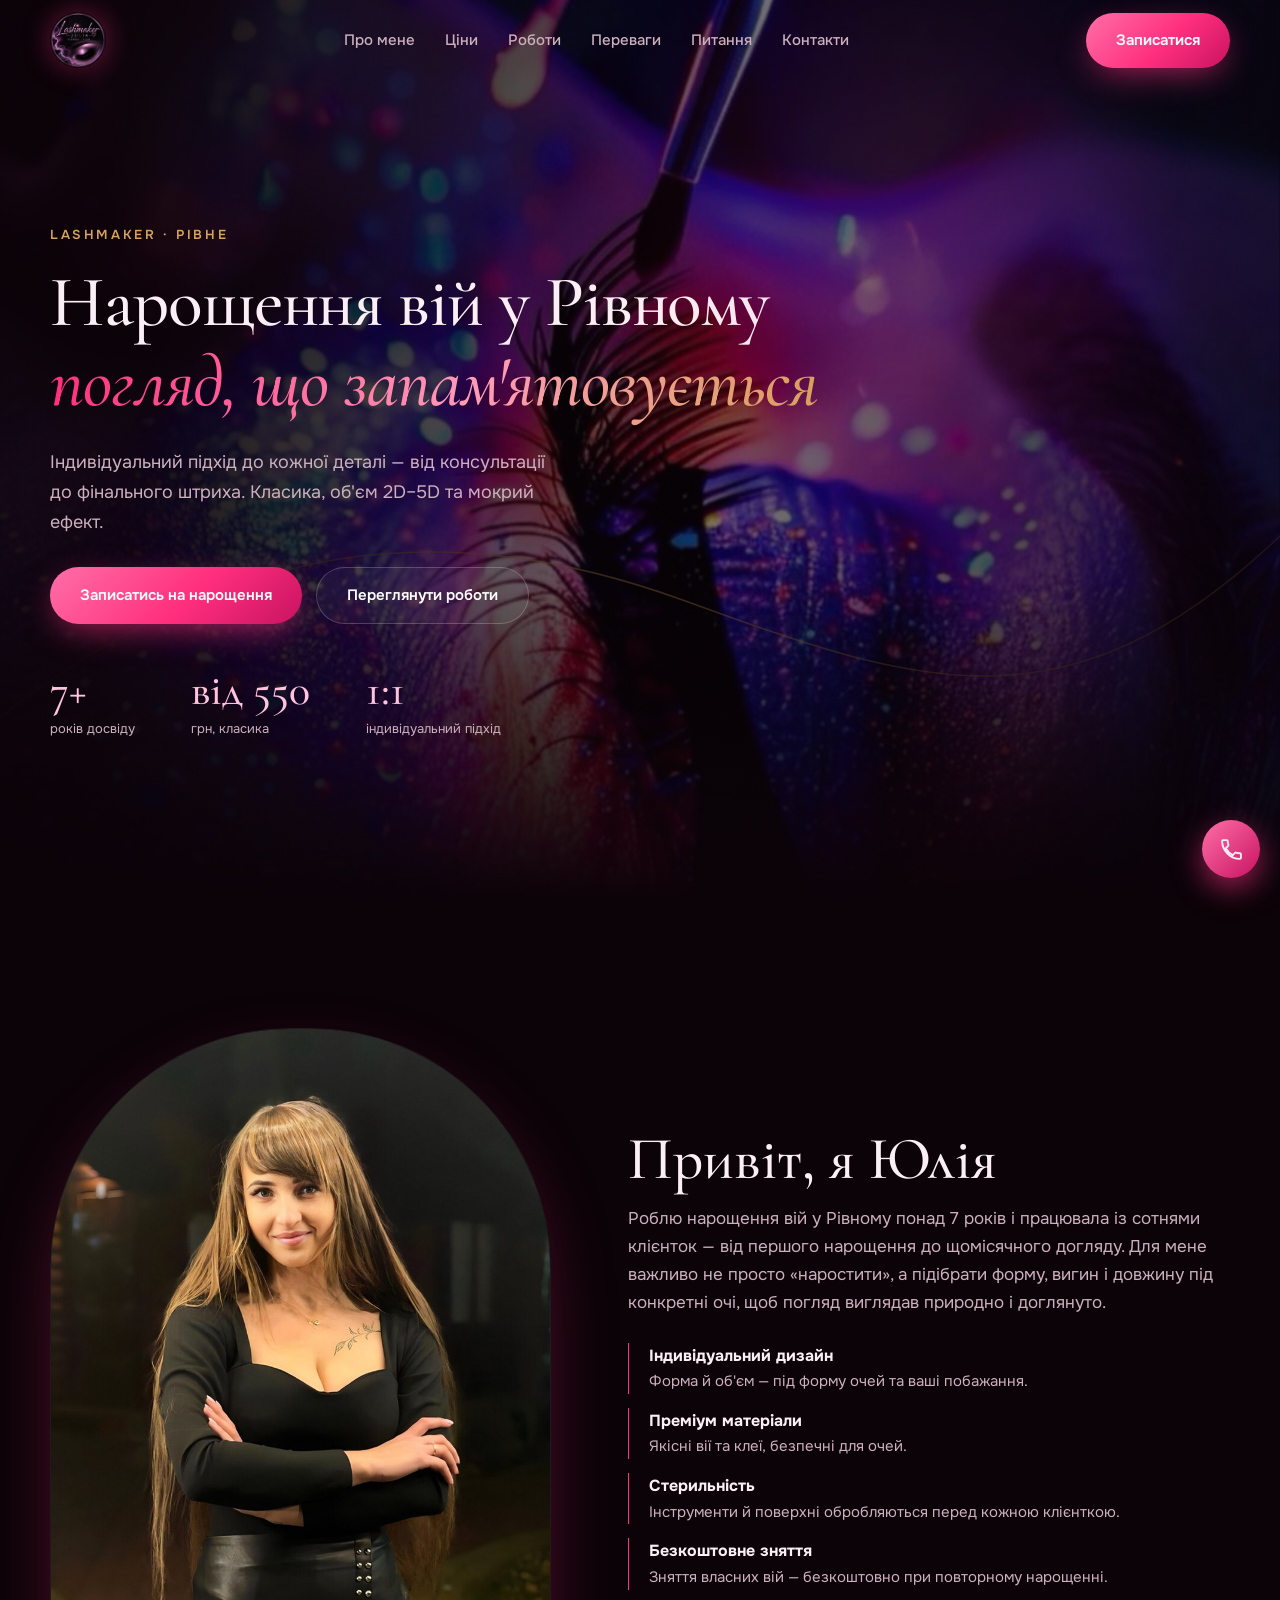
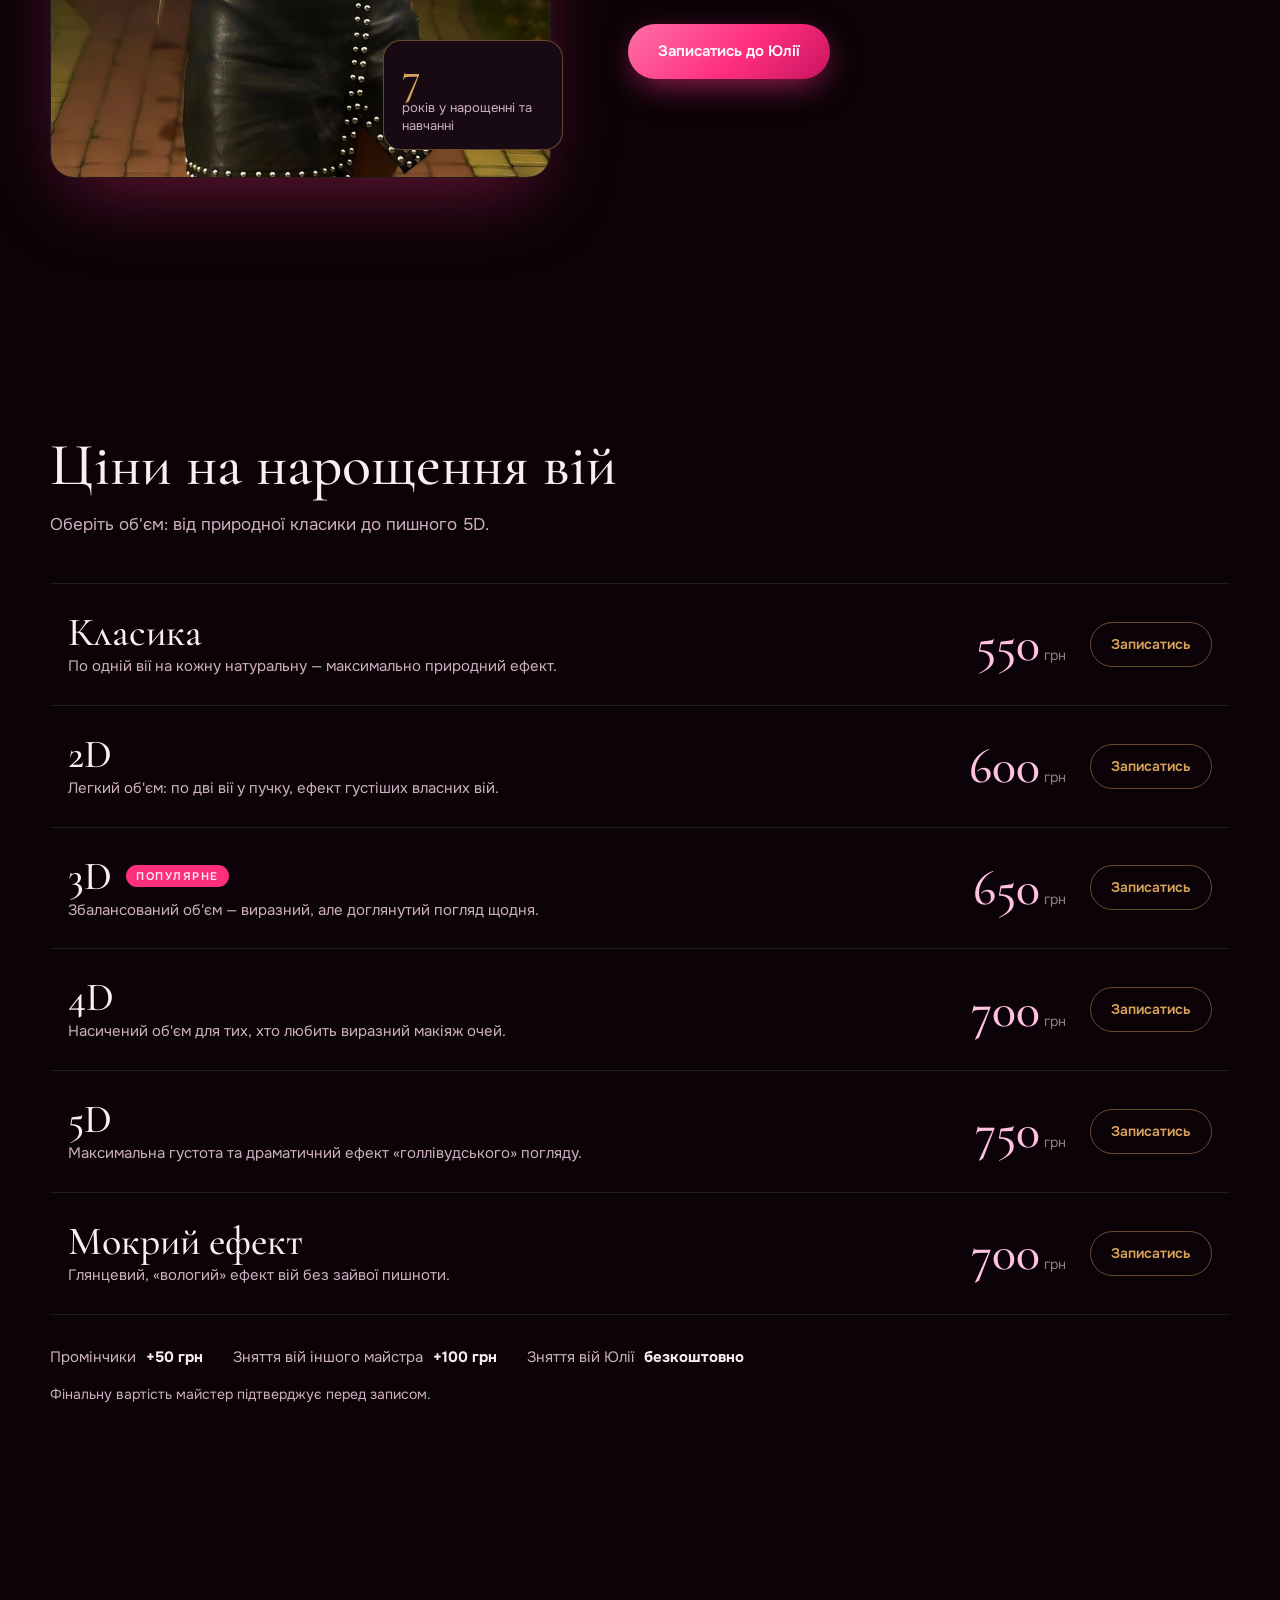
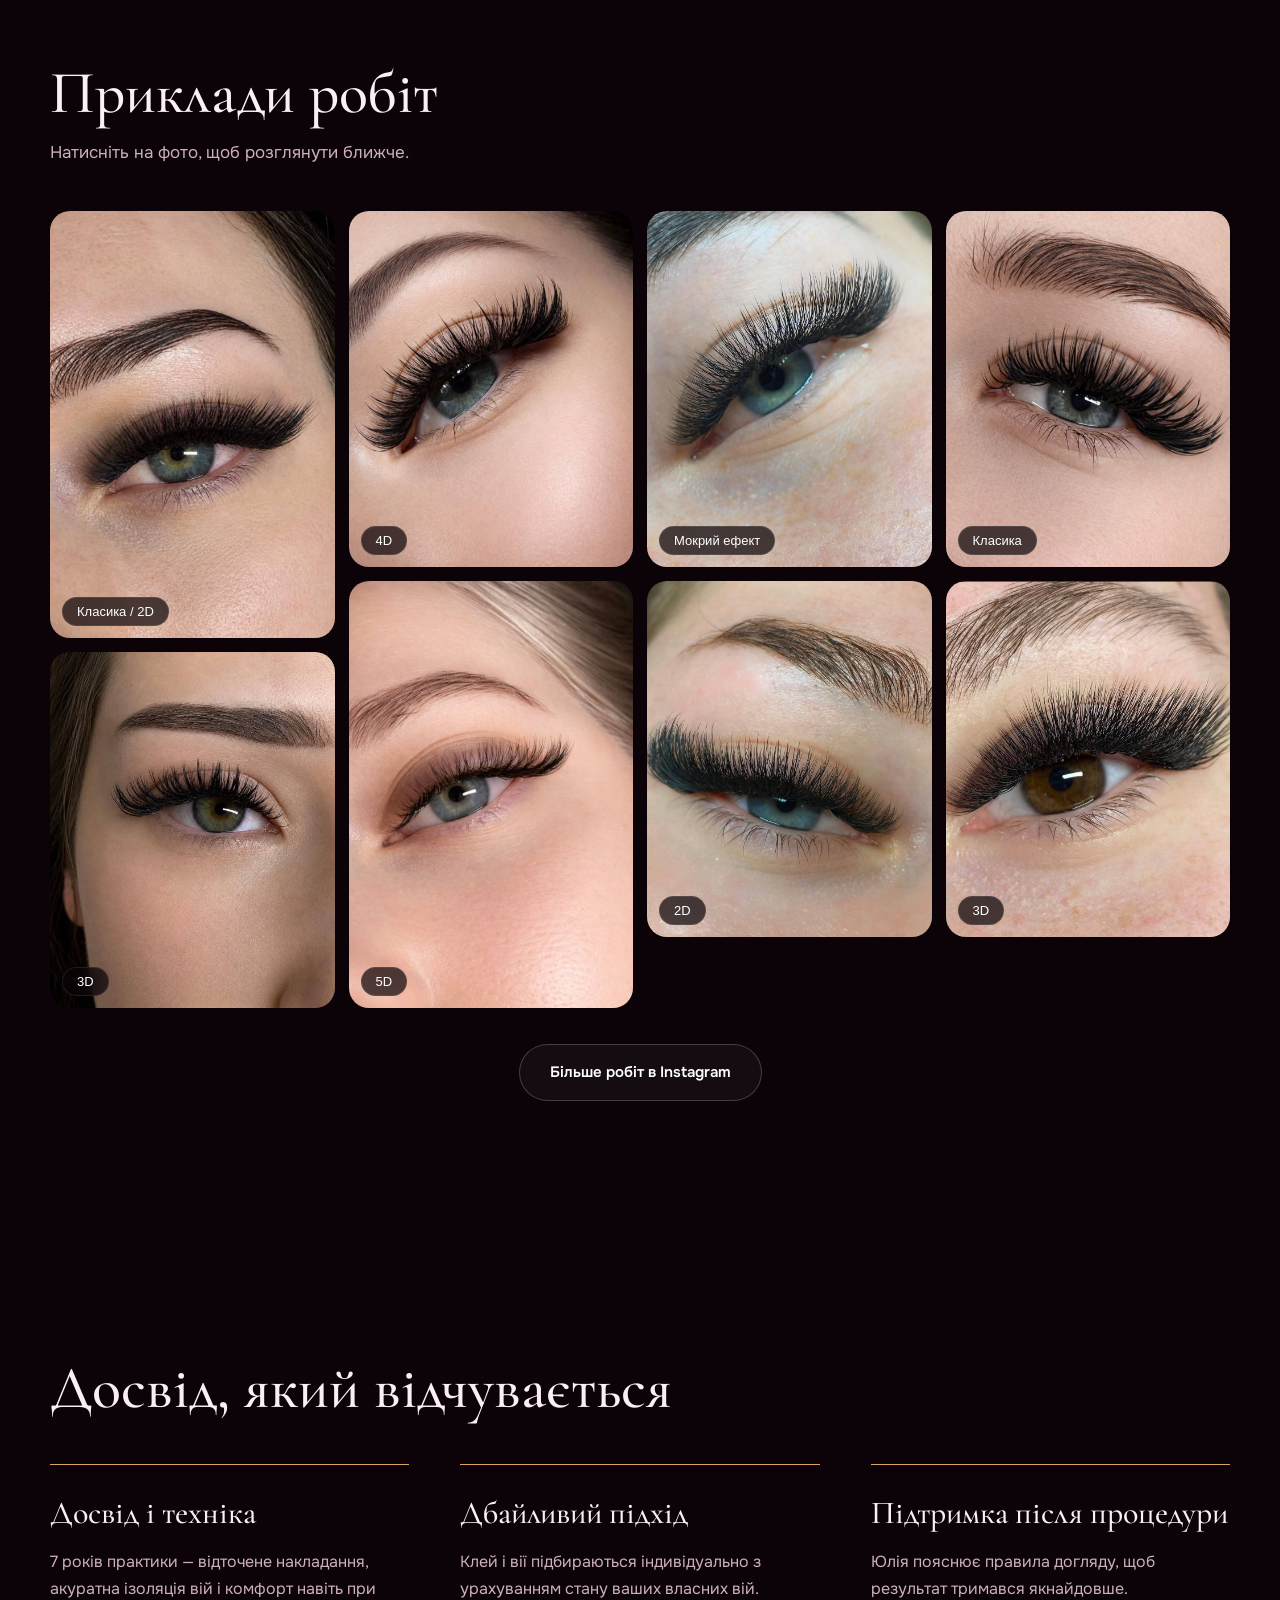
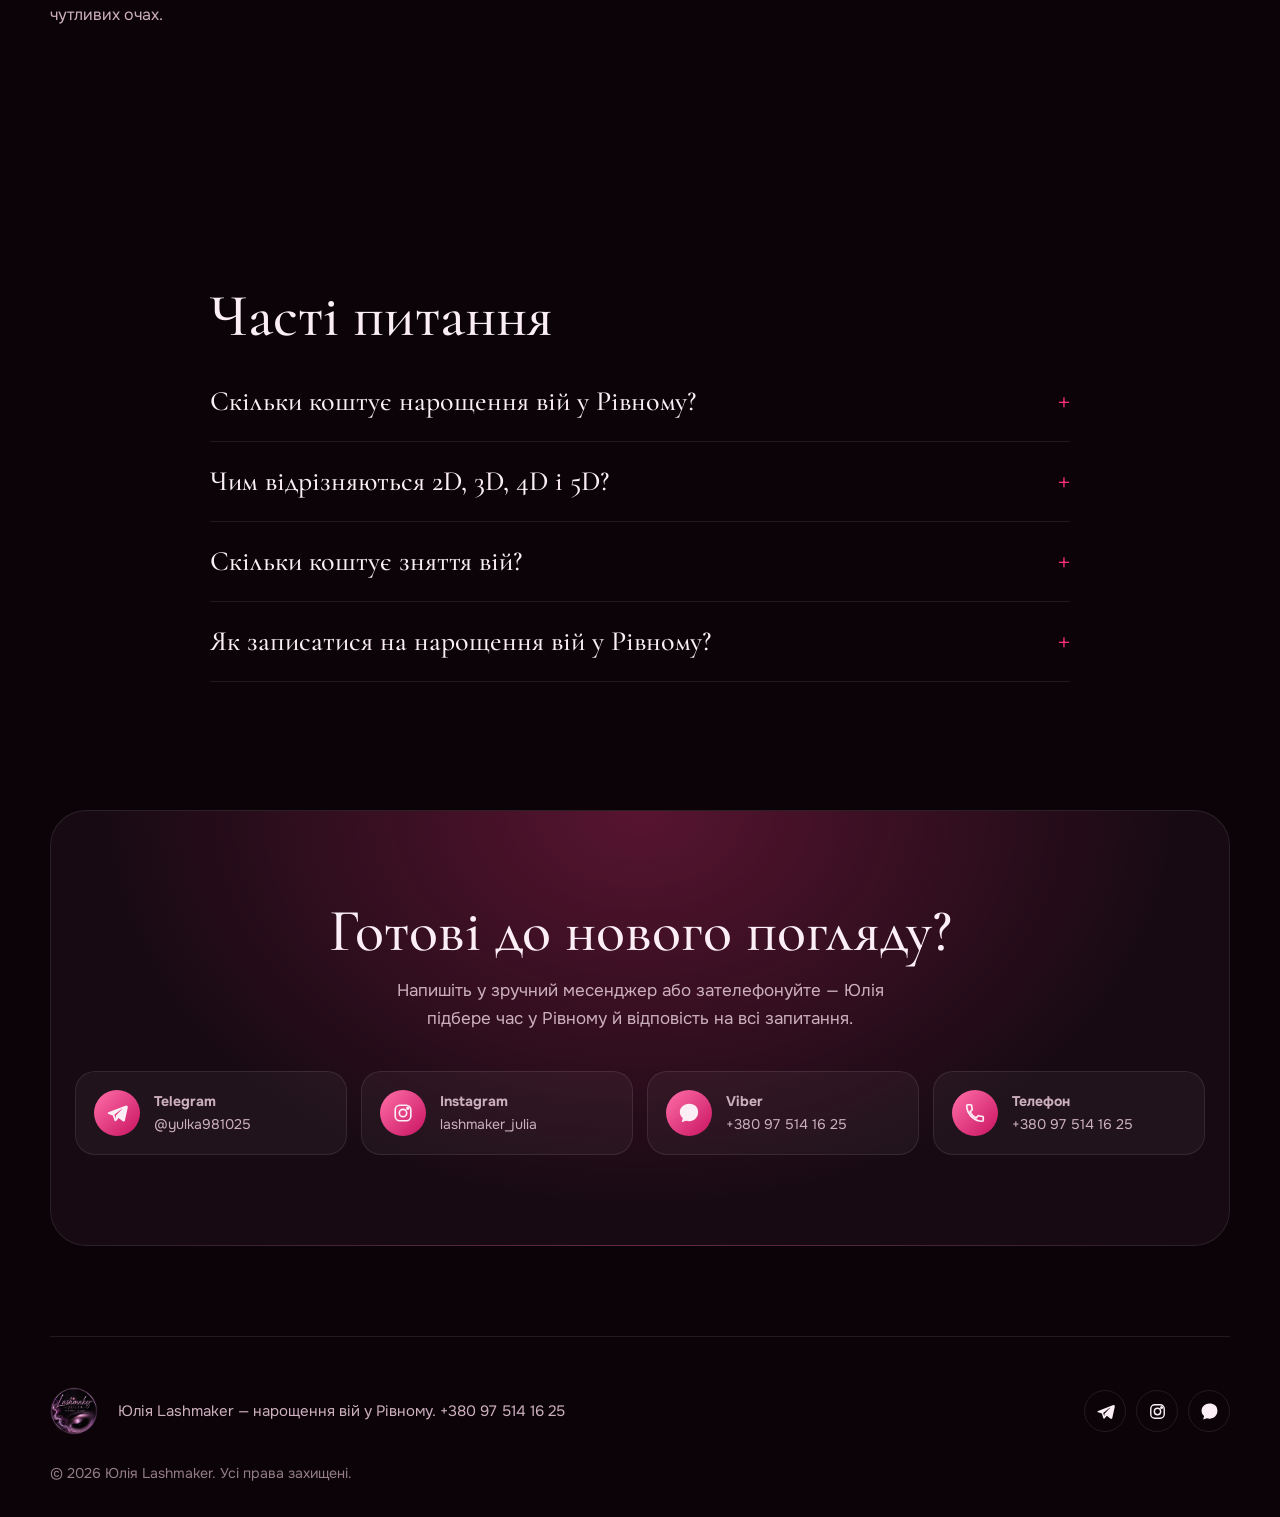
<file: index.html>
<!DOCTYPE html>
<html lang="uk">
<head>
<meta charset="UTF-8">
<meta name="viewport" content="width=device-width,initial-scale=1">
<title>Нарощення вій у Рівному — Юлія Lashmaker | від 550 грн</title>
<meta name="description" content="Нарощення вій у Рівному від Юлії: класика, 2D, 3D, 4D, 5D, мокрий ефект. Досвід 7+ років, індивідуальний підхід, ціни від 550 грн. Запис у Telegram, Viber, Instagram.">
<meta name="theme-color" content="#0b0308">
<link rel="canonical" href="https://lashmakerjulia.github.io/">
<link rel="alternate" hreflang="uk" href="https://lashmakerjulia.github.io/">
<meta property="og:type" content="website"><meta property="og:locale" content="uk_UA"><meta property="og:site_name" content="Юлія Lashmaker">
<meta property="og:url" content="https://lashmakerjulia.github.io/">
<meta property="og:title" content="Нарощення вій у Рівному — Юлія Lashmaker">
<meta property="og:description" content="Класика, 2D–5D та мокрий ефект. Досвід 7+ років. Ціни від 550 грн.">
<meta property="og:image" content="https://lashmakerjulia.github.io/images/about/julia.jpg">
<meta name="twitter:card" content="summary_large_image">
<link rel="icon" href="images/brand/favicon.png" type="image/png">
<link rel="apple-touch-icon" href="images/brand/logo-circle.png">
<link rel="preload" as="image" href="images/hero/style-4-glitter.jpg" fetchpriority="high">
<link rel="preconnect" href="https://fonts.googleapis.com"><link rel="preconnect" href="https://fonts.gstatic.com" crossorigin>
<link rel="preload" as="style" href="https://fonts.googleapis.com/css2?family=Cormorant+Garamond:ital,wght@0,500;0,600;1,500;1,600&family=Onest:wght@400;500;600;700&display=swap" onload="this.onload=null;this.rel='stylesheet'"><noscript><link rel="stylesheet" href="https://fonts.googleapis.com/css2?family=Cormorant+Garamond:ital,wght@0,500;0,600;1,500;1,600&family=Onest:wght@400;500;600;700&display=swap"></noscript>
<style>:root{--bg:#0b0308;--card:#170a12;--pink:#ff2f7e;--rose:#ffc2df;--gold:#d9a35c;--ink:#fbeef5;--mut:#cdb0bd;--bd:rgba(255,255,255,.09);--ease:cubic-bezier(.22,.68,0,1)}
*{box-sizing:border-box;margin:0}html{scroll-behavior:smooth;scroll-padding-top:90px}
body{background:var(--bg);color:var(--ink);font:400 17px/1.65 Onest,system-ui,sans-serif;overflow-x:hidden;-webkit-font-smoothing:antialiased}
img{max-width:100%;display:block}a{color:inherit;text-decoration:none}ul{padding:0;list-style:none}
:focus-visible{outline:2px solid var(--gold);outline-offset:3px}
h1,h2,h3,em{font-family:'Cormorant Garamond',Georgia,serif;font-weight:500}
h2{font-size:clamp(36px,5vw,60px);line-height:1.05;margin-bottom:14px}
.wrap{width:min(1180px,100% - 40px);margin-inline:auto}.sec{padding:clamp(70px,10vw,130px) 0}
.sub,.note{color:var(--mut)}.sub{margin-bottom:44px}.note{font-size:14px;margin-top:14px}
.glow{position:fixed;inset:0;pointer-events:none;z-index:1;background:radial-gradient(420px circle at var(--x,70%) var(--y,20%),rgba(255,47,126,.13),transparent 70%)}
/* header */
.hd{position:fixed;inset:0 0 auto;z-index:50;display:flex;align-items:center;justify-content:space-between;gap:24px;padding:12px max(20px,calc(50% - 590px));transition:.4s var(--ease)}
.hd.sc{background:rgba(11,3,8,.78);backdrop-filter:blur(16px);border-bottom:1px solid var(--bd)}
.brand img{width:56px;height:56px;border-radius:50%;box-shadow:0 0 28px rgba(255,47,126,.4)}
nav{display:flex;gap:30px;font-size:15px;font-weight:500}nav a{color:var(--mut);position:relative;transition:color .3s}
nav a::after{content:'';position:absolute;left:0;right:100%;bottom:-4px;height:1px;background:var(--pink);transition:right .4s var(--ease)}
nav a:hover{color:#fff}nav a:hover::after{right:0}
.burger{display:none;background:none;border:1px solid var(--bd);border-radius:50%;width:44px;height:44px;cursor:pointer;position:relative}
.burger i{position:absolute;left:13px;right:13px;height:1.5px;background:#fff;transition:.3s}.burger i:first-child{top:18px}.burger i:last-child{top:25px}
.burger[aria-expanded=true] i:first-child{top:21px;transform:rotate(45deg)}.burger[aria-expanded=true] i:last-child{top:21px;transform:rotate(-45deg)}
/* buttons */
.btn{display:inline-flex;align-items:center;justify-content:center;padding:15px 30px;border-radius:99px;font-weight:600;font-size:15px;background:linear-gradient(135deg,#ff6fa8,var(--pink) 55%,#c81361);color:#fff;box-shadow:0 10px 34px -8px rgba(255,47,126,.7);transition:transform .35s var(--ease),box-shadow .35s;position:relative;overflow:hidden;will-change:transform}
.btn:hover{box-shadow:0 16px 44px -6px rgba(255,47,126,.9)}
.shine::after{content:'';position:absolute;top:0;bottom:0;width:40%;left:-60%;background:linear-gradient(100deg,transparent,rgba(255,255,255,.45),transparent);transform:skewX(-20deg);animation:sh 4.5s 1.5s infinite}
@keyframes sh{to{left:130%}}
.btn.ghost{background:rgba(255,255,255,.04);border:1px solid rgba(255,255,255,.2);box-shadow:none;backdrop-filter:blur(8px)}.btn.ghost:hover{border-color:var(--pink);background:rgba(255,47,126,.12)}
/* hero */
.hero{position:relative;min-height:100svh;display:flex;align-items:center;padding:120px 0 56px;isolation:isolate;overflow:hidden}
.hero-img{position:absolute;inset:0;width:100%;height:100%;object-fit:cover;object-position:center 30%;z-index:-2;animation:zoom 22s ease-out forwards}
@keyframes zoom{from{transform:scale(1.12)}to{transform:scale(1)}}
.hero::after{content:'';position:absolute;inset:0;z-index:-1;background:linear-gradient(100deg,rgba(11,3,8,.94) 15%,rgba(11,3,8,.55) 55%,rgba(11,3,8,.85)),linear-gradient(0deg,var(--bg),transparent 35%)}
.curve{position:absolute;left:0;bottom:12%;width:100%;height:auto;z-index:-1;fill:none;stroke:var(--gold);stroke-width:1.5;opacity:.55}
.curve path{stroke-dasharray:1;stroke-dashoffset:1;animation:draw 3.2s .6s var(--ease) forwards}@keyframes draw{to{stroke-dashoffset:0}}
.hero-in{position:relative;z-index:2}.hero-in>*{max-width:560px}.hero-in>h1{max-width:960px}.hero-in>.lede{max-width:520px}
.eyebrow{color:var(--gold);letter-spacing:.2em;text-transform:uppercase;font-size:13px;font-weight:600;margin-bottom:20px;animation:up .8s var(--ease) both}
h1{font-size:clamp(38px,5.6vw,80px);line-height:1.04;letter-spacing:-.015em}h1 .ln{display:block;overflow:hidden;padding-bottom:.08em}
h1 .ln>span{display:block;animation:mask 1.1s var(--ease) both}h1 .ln:nth-child(2)>span{animation-delay:.18s}
@keyframes mask{from{transform:translateY(105%)}}@keyframes up{from{opacity:0;transform:translateY(22px)}}
h1 em{font-style:italic;background:linear-gradient(95deg,var(--pink),#ff9bb8 55%,var(--gold));-webkit-background-clip:text;background-clip:text;color:transparent}
.lede{color:var(--mut);margin:22px 0 30px;font-size:18px;animation:up .9s .45s var(--ease) both}
.acts{display:flex;flex-wrap:wrap;gap:14px;animation:up .9s .6s var(--ease) both}
.stats{display:flex;gap:clamp(24px,5vw,56px);margin-top:44px;animation:up .9s .8s var(--ease) both}
.stats dt{font:500 clamp(30px,3.6vw,44px)/1 'Cormorant Garamond',serif;color:var(--rose)}.stats dd{font-size:13px;color:var(--mut);margin-top:6px}
/* reveal: shift only, text always visible for crawlers */
.js .reveal{opacity:.001;transform:translateY(34px);transition:opacity .9s var(--ease),transform .9s var(--ease)}.js .reveal.in{opacity:1;transform:none}
/* about */
.about{display:grid;grid-template-columns:5fr 6fr;gap:clamp(30px,6vw,90px);align-items:center}
.about figure{position:relative}.about img{border-radius:240px 240px 24px 24px;aspect-ratio:4/5;object-fit:cover;width:100%;box-shadow:0 30px 80px -20px rgba(255,47,126,.4);border:1px solid var(--bd)}
figcaption{position:absolute;right:-12px;bottom:28px;background:var(--card);border:1px solid rgba(217,163,92,.4);border-radius:18px;padding:14px 18px;max-width:180px;font-size:13px;line-height:1.4;color:var(--mut)}
figcaption b{display:block;font:500 44px/1 'Cormorant Garamond',serif;color:var(--gold)}
.about p{color:var(--mut);margin-bottom:26px}.pts{display:grid;gap:14px;margin-bottom:34px}
.pts li{padding-left:20px;border-left:1px solid var(--pink);color:var(--mut);font-size:15px}.pts b{display:block;color:var(--ink);font-size:16px}
/* price menu */
.menu li{display:grid;grid-template-columns:1fr auto auto;align-items:center;gap:24px;padding:26px 18px;border-top:1px solid var(--bd);position:relative;transition:background .4s,padding .4s var(--ease)}
.menu li:last-child{border-bottom:1px solid var(--bd)}.menu li:hover{background:linear-gradient(90deg,rgba(255,47,126,.12),transparent);padding-left:30px}
.menu h3{font-size:clamp(28px,3.4vw,40px);line-height:1.1;display:flex;align-items:center;gap:14px;flex-wrap:wrap}
.menu h3 em{font:600 11px Onest;letter-spacing:.14em;text-transform:uppercase;background:var(--pink);padding:4px 10px;border-radius:99px;font-style:normal}
.menu p{color:var(--mut);font-size:15px;max-width:520px}.menu b{font:500 clamp(34px,4vw,50px)/1 'Cormorant Garamond',serif;color:var(--rose)}.menu small{font:400 14px Onest;color:var(--mut)}
.go{font-size:14px;font-weight:600;color:var(--gold);border:1px solid rgba(217,163,92,.45);padding:10px 20px;border-radius:99px;transition:.3s}.go:hover{background:var(--gold);color:var(--bg)}
.extra{display:flex;flex-wrap:wrap;gap:12px 30px;margin-top:30px;color:var(--mut);font-size:15px}.extra b{color:var(--ink);margin-left:6px}
/* gallery */
.grid{columns:4 220px;column-gap:14px}.tile{display:block;width:100%;margin-bottom:14px;padding:0;border:0;border-radius:20px;overflow:hidden;position:relative;cursor:zoom-in;aspect-ratio:4/5;background:var(--card);break-inside:avoid}
.tile.tall{aspect-ratio:4/6}.tile img{position:absolute;inset:0;width:100%;height:100%;object-fit:cover;transition:transform .8s var(--ease)}
.tile img+img{opacity:0;animation:fade var(--d) infinite}@keyframes fade{0%,40%{opacity:0}50%,90%{opacity:1}100%{opacity:0}}
.tile:hover img{transform:scale(1.07)}.tile span{position:absolute;left:12px;bottom:12px;padding:6px 14px;border-radius:99px;background:rgba(11,3,8,.7);backdrop-filter:blur(8px);font-size:13px;color:#fff;border:1px solid var(--bd)}
.more{text-align:center;margin-top:36px}
/* why / faq */
.why{display:grid;grid-template-columns:repeat(3,1fr);gap:clamp(24px,4vw,56px);margin-top:44px}
.why article{border-top:1px solid var(--gold);padding-top:22px}.why h3{font-size:32px;margin-bottom:10px}.why p{color:var(--mut);font-size:16px}
.faq{max-width:860px}details{border-bottom:1px solid var(--bd);padding:22px 0}summary{cursor:pointer;font:500 clamp(22px,2.6vw,28px)/1.25 'Cormorant Garamond',serif;list-style:none;display:flex;justify-content:space-between;gap:20px}
summary::-webkit-details-marker{display:none}summary::after{content:'+';color:var(--pink);font-size:30px;line-height:1;transition:transform .4s var(--ease)}details[open] summary::after{transform:rotate(135deg)}
details p{color:var(--mut);margin-top:12px;animation:up .5s var(--ease)}
/* cta */
.cta{text-align:center;padding:clamp(44px,7vw,90px) 24px;border-radius:36px;border:1px solid var(--bd);position:relative;overflow:hidden;background:radial-gradient(ellipse at 50% 0,rgba(255,47,126,.28),transparent 65%),var(--card)}
.cta p{color:var(--mut);max-width:520px;margin:0 auto 38px}.ccs{display:grid;grid-template-columns:repeat(auto-fit,minmax(220px,1fr));gap:14px;text-align:left}
.cc{display:flex;align-items:center;gap:14px;padding:18px;border-radius:20px;border:1px solid var(--bd);background:rgba(255,255,255,.04);transition:border-color .3s,background .3s,transform .35s var(--ease)}.cc:hover{border-color:var(--pink);background:rgba(255,47,126,.12)}
.cc span{width:46px;height:46px;border-radius:50%;display:grid;place-items:center;background:linear-gradient(135deg,#ff6fa8,#c81361)}.cc svg{width:22px}.cc b{display:block}.cc div{font-size:14px;color:var(--mut)}
footer{padding:50px 0 30px;border-top:1px solid var(--bd);margin-top:90px}.ft{display:flex;align-items:center;gap:20px;flex-wrap:wrap;margin-bottom:24px}.ft img{border-radius:50%}.ft p{flex:1;color:var(--mut);font-size:15px;min-width:220px}.ft a:hover{color:var(--pink)}
.soc{display:flex;gap:10px}.soc a{width:42px;height:42px;border:1px solid var(--bd);border-radius:50%;display:grid;place-items:center;transition:.3s}.soc a:hover{background:var(--pink);border-color:var(--pink)}.soc svg{width:19px}small{color:var(--mut);opacity:.7}
.fab{position:fixed;right:20px;bottom:22px;z-index:40;width:58px;height:58px;border-radius:50%;display:grid;place-items:center;background:linear-gradient(135deg,#ff6fa8,#c81361);box-shadow:0 10px 30px rgba(255,47,126,.6);animation:pulse 2.6s infinite}.fab svg{width:25px}
@keyframes pulse{50%{box-shadow:0 0 0 14px rgba(255,47,126,0)}0%{box-shadow:0 0 0 0 rgba(255,47,126,.5)}}
/* lightbox */
.lb{position:fixed;inset:0;z-index:100;background:rgba(5,1,4,.94);backdrop-filter:blur(10px);display:grid;place-items:center}.lb[hidden]{display:none}.lb img{max-height:88vh;max-width:88vw;border-radius:16px}
.lb button{position:absolute;background:rgba(255,255,255,.08);border:1px solid var(--bd);color:#fff;width:50px;height:50px;border-radius:50%;font-size:24px;cursor:pointer}.lb button:hover{background:var(--pink)}#lx{top:20px;right:20px}#lp{left:16px}#ln{right:16px}
@media(max-width:900px){nav{position:fixed;inset:0;flex-direction:column;justify-content:center;align-items:center;gap:26px;font-size:24px;background:rgba(11,3,8,.97);opacity:0;visibility:hidden;transition:.4s}nav.open{opacity:1;visibility:visible}.burger{display:block;z-index:60}.hd .btn{display:none}
.about,.why{grid-template-columns:1fr}.about figure{max-width:420px}figcaption{right:8px}.menu li{grid-template-columns:1fr auto}.go{display:none}.stats{gap:22px}}
@media(prefers-reduced-motion:reduce){*,*::before,*::after{animation-duration:.01ms!important;animation-iteration-count:1!important;transition-duration:.01ms!important}.js .reveal{opacity:1;transform:none}}
</style>
<script type="application/ld+json">{"@context": "https://schema.org", "@type": "BeautySalon", "@id": "https://lashmakerjulia.github.io/#salon", "name": "Юлія Lashmaker", "description": "Нарощення вій у Рівному: класика, 2D–5D, мокрий ефект. Досвід 7+ років.", "url": "https://lashmakerjulia.github.io/", "image": "https://lashmakerjulia.github.io/images/about/julia.jpg", "logo": "https://lashmakerjulia.github.io/images/brand/logo-circle.png", "telephone": "+380975141625", "priceRange": "550–750 UAH", "address": {"@type": "PostalAddress", "addressLocality": "Рівне", "addressRegion": "Рівненська область", "addressCountry": "UA"}, "areaServed": {"@type": "City", "name": "Рівне"}, "sameAs": ["https://t.me/yulka981025", "https://www.instagram.com/lashmaker_julia?igsh=aXppcG93MXJpdjR1&igsi=aXppcG93MXJpdjR1"], "hasOfferCatalog": {"@type": "OfferCatalog", "name": "Нарощення вій", "itemListElement": [{"@type": "Offer", "priceCurrency": "UAH", "price": "550", "itemOffered": {"@type": "Service", "name": "Нарощення вій Класика", "areaServed": "Рівне"}}, {"@type": "Offer", "priceCurrency": "UAH", "price": "600", "itemOffered": {"@type": "Service", "name": "Нарощення вій 2D", "areaServed": "Рівне"}}, {"@type": "Offer", "priceCurrency": "UAH", "price": "650", "itemOffered": {"@type": "Service", "name": "Нарощення вій 3D", "areaServed": "Рівне"}}, {"@type": "Offer", "priceCurrency": "UAH", "price": "700", "itemOffered": {"@type": "Service", "name": "Нарощення вій 4D", "areaServed": "Рівне"}}, {"@type": "Offer", "priceCurrency": "UAH", "price": "750", "itemOffered": {"@type": "Service", "name": "Нарощення вій 5D", "areaServed": "Рівне"}}, {"@type": "Offer", "priceCurrency": "UAH", "price": "700", "itemOffered": {"@type": "Service", "name": "Нарощення вій Мокрий ефект", "areaServed": "Рівне"}}]}}</script><script type="application/ld+json">{"@context": "https://schema.org", "@type": "FAQPage", "mainEntity": [{"@type": "Question", "name": "Скільки коштує нарощення вій у Рівному?", "acceptedAnswer": {"@type": "Answer", "text": "У Юлії класика коштує 550 грн, 2D — 600 грн, 3D — 650 грн, 4D та мокрий ефект — по 700 грн, 5D — 750 грн. Промінчики — +50 грн. Остаточну вартість майстер підтверджує перед записом."}}, {"@type": "Question", "name": "Чим відрізняються 2D, 3D, 4D і 5D?", "acceptedAnswer": {"@type": "Answer", "text": "Цифра — це кількість тонких вій у пучку на одну натуральну. 2D дає легкий об'єм, 3D — збалансований, 4D — насичений, 5D — максимально густий ефект. Класика — одна вія на одну натуральну."}}, {"@type": "Question", "name": "Скільки коштує зняття вій?", "acceptedAnswer": {"@type": "Answer", "text": "Зняття вій Юлії — безкоштовно при повторному нарощенні. Зняття вій іншого майстра — 100 грн."}}, {"@type": "Question", "name": "Як записатися на нарощення вій у Рівному?", "acceptedAnswer": {"@type": "Answer", "text": "Напишіть Юлії в Telegram, Instagram або Viber чи зателефонуйте за номером +380 97 514 16 25 — вона підбере зручний час."}}]}</script>
</head>
<body>
<div class="glow" aria-hidden="true"></div>
<header class="hd">
<a href="#top" class="brand" aria-label="Юлія Lashmaker — на початок"><img src="images/brand/logo-circle.png" alt="Логотип Lashmaker Julia" width="56" height="56"></a>
<nav id="nav" aria-label="Головне меню"><a href="#about">Про мене</a><a href="#services">Ціни</a><a href="#catalog">Роботи</a><a href="#why">Переваги</a><a href="#faq">Питання</a><a href="#contacts">Контакти</a></nav>
<a class="btn shine magnetic" href="#contacts">Записатися</a>
<button class="burger" aria-label="Меню" aria-expanded="false" aria-controls="nav"><i></i><i></i></button>
</header>
<main id="top">
<section class="hero">
<img class="hero-img" src="images/hero/style-4-glitter.jpg" alt="" width="1600" height="1000" fetchpriority="high">
<svg class="curve" viewBox="0 0 1200 300" aria-hidden="true"><path pathLength="1" d="M0 230C220 60 420 40 640 120S1000 250 1200 60"/></svg>
<div class="wrap hero-in">
<p class="eyebrow">Lashmaker · Рівне</p>
<h1><span class="ln"><span>Нарощення вій у Рівному</span></span><span class="ln"><span><em>погляд, що запам'ятовується</em></span></span></h1>
<p class="lede">Індивідуальний підхід до кожної деталі — від консультації до фінального штриха. Класика, об'єм 2D–5D та мокрий ефект.</p>
<div class="acts"><a class="btn shine magnetic" href="#contacts">Записатись на нарощення</a><a class="btn ghost magnetic" href="#catalog">Переглянути роботи</a></div>
<dl class="stats"><div><dt>7+</dt><dd>років досвіду</dd></div><div><dt>від 550</dt><dd>грн, класика</dd></div><div><dt>1:1</dt><dd>індивідуальний підхід</dd></div></dl>
</div>
</section>

<section class="sec wrap about" id="about">
<figure class="reveal"><img src="images/about/julia.jpg" alt="Юлія — майстер нарощення вій у Рівному" width="600" height="750" loading="lazy"><figcaption><b>7</b> років у нарощенні та навчанні</figcaption></figure>
<div class="reveal">
<h2>Привіт, я Юлія</h2>
<p>Роблю нарощення вій у Рівному понад 7 років і працювала із сотнями клієнток — від першого нарощення до щомісячного догляду. Для мене важливо не просто «наростити», а підібрати форму, вигин і довжину під конкретні очі, щоб погляд виглядав природно і доглянуто.</p>
<ul class="pts"><li><b>Індивідуальний дизайн</b>Форма й об'єм — під форму очей та ваші побажання.</li><li><b>Преміум матеріали</b>Якісні вії та клеї, безпечні для очей.</li><li><b>Стерильність</b>Інструменти й поверхні обробляються перед кожною клієнткою.</li><li><b>Безкоштовне зняття</b>Зняття власних вій — безкоштовно при повторному нарощенні.</li></ul>
<a class="btn shine magnetic" href="#contacts">Записатись до Юлії</a>
</div>
</section>

<section class="sec wrap" id="services">
<h2 class="reveal">Ціни на нарощення вій</h2>
<p class="sub reveal">Оберіть об'єм: від природної класики до пишного 5D.</p>
<ul class="menu"><li class="reveal"><div><h3>Класика</h3><p>По одній вії на кожну натуральну — максимально природний ефект.</p></div><b>550<small> грн</small></b><a href="#contacts" class="go" aria-label="Записатись на Класика">Записатись</a></li><li class="reveal"><div><h3>2D</h3><p>Легкий об'єм: по дві вії у пучку, ефект густіших власних вій.</p></div><b>600<small> грн</small></b><a href="#contacts" class="go" aria-label="Записатись на 2D">Записатись</a></li><li class="reveal hot"><div><h3>3D<em>Популярне</em></h3><p>Збалансований об'єм — виразний, але доглянутий погляд щодня.</p></div><b>650<small> грн</small></b><a href="#contacts" class="go" aria-label="Записатись на 3D">Записатись</a></li><li class="reveal"><div><h3>4D</h3><p>Насичений об'єм для тих, хто любить виразний макіяж очей.</p></div><b>700<small> грн</small></b><a href="#contacts" class="go" aria-label="Записатись на 4D">Записатись</a></li><li class="reveal"><div><h3>5D</h3><p>Максимальна густота та драматичний ефект «голлівудського» погляду.</p></div><b>750<small> грн</small></b><a href="#contacts" class="go" aria-label="Записатись на 5D">Записатись</a></li><li class="reveal"><div><h3>Мокрий ефект</h3><p>Глянцевий, «вологий» ефект вій без зайвої пишноти.</p></div><b>700<small> грн</small></b><a href="#contacts" class="go" aria-label="Записатись на Мокрий ефект">Записатись</a></li></ul>
<div class="extra reveal"><span>Промінчики <b>+50 грн</b></span><span>Зняття вій іншого майстра <b>+100 грн</b></span><span>Зняття вій Юлії <b>безкоштовно</b></span></div>
<p class="note reveal">Фінальну вартість майстер підтверджує перед записом.</p>
</section>

<section class="sec wrap" id="catalog">
<h2 class="reveal">Приклади робіт</h2>
<p class="sub reveal">Натисніть на фото, щоб розглянути ближче.</p>
<div class="grid"><button class="tile tall" style="--d:9s" data-g="images/catalog/work-01.jpg" aria-label="Відкрити фото: Класика / 2D"><img src="images/catalog/work-01.jpg" alt="Нарощення вій Класика / 2D у Рівному — робота Юлії" loading="lazy" width="800" height="1000"><img src="images/catalog/work-08.jpg" alt="" loading="lazy" width="800" height="1000"><span>Класика / 2D</span></button><button class="tile " style="--d:10s" data-g="images/catalog/work-02.jpg" aria-label="Відкрити фото: 3D"><img src="images/catalog/work-02.jpg" alt="Нарощення вій 3D у Рівному — робота Юлії" loading="lazy" width="800" height="1000"><img src="images/catalog/work-09.jpg" alt="" loading="lazy" width="800" height="1000"><span>3D</span></button><button class="tile " style="--d:11s" data-g="images/catalog/work-03.jpg" aria-label="Відкрити фото: 4D"><img src="images/catalog/work-03.jpg" alt="Нарощення вій 4D у Рівному — робота Юлії" loading="lazy" width="800" height="1000"><img src="images/catalog/work-10.jpg" alt="" loading="lazy" width="800" height="1000"><span>4D</span></button><button class="tile tall" style="--d:12s" data-g="images/catalog/work-04.jpg" aria-label="Відкрити фото: 5D"><img src="images/catalog/work-04.jpg" alt="Нарощення вій 5D у Рівному — робота Юлії" loading="lazy" width="800" height="1000"><img src="images/catalog/work-11.jpg" alt="" loading="lazy" width="800" height="1000"><span>5D</span></button><button class="tile " style="--d:9s" data-g="images/catalog/work-05.jpg" aria-label="Відкрити фото: Мокрий ефект"><img src="images/catalog/work-05.jpg" alt="Нарощення вій Мокрий ефект у Рівному — робота Юлії" loading="lazy" width="800" height="1000"><img src="images/catalog/work-12.jpg" alt="" loading="lazy" width="800" height="1000"><span>Мокрий ефект</span></button><button class="tile " style="--d:10s" data-g="images/catalog/work-06.jpg" aria-label="Відкрити фото: 2D"><img src="images/catalog/work-06.jpg" alt="Нарощення вій 2D у Рівному — робота Юлії" loading="lazy" width="800" height="1000"><img src="images/catalog/work-13.jpg" alt="" loading="lazy" width="800" height="1000"><span>2D</span></button><button class="tile " style="--d:11s" data-g="images/catalog/work-07.jpg" aria-label="Відкрити фото: Класика"><img src="images/catalog/work-07.jpg" alt="Нарощення вій Класика у Рівному — робота Юлії" loading="lazy" width="800" height="1000"><img src="images/catalog/work-14.jpg" alt="" loading="lazy" width="800" height="1000"><span>Класика</span></button><button class="tile " style="--d:12s" data-g="images/catalog/work-08.jpg" aria-label="Відкрити фото: 3D"><img src="images/catalog/work-08.jpg" alt="Нарощення вій 3D у Рівному — робота Юлії" loading="lazy" width="800" height="1000"><img src="images/catalog/work-01.jpg" alt="" loading="lazy" width="800" height="1000"><span>3D</span></button></div><i hidden data-g="images/catalog/work-09.jpg"></i><i hidden data-g="images/catalog/work-10.jpg"></i><i hidden data-g="images/catalog/work-11.jpg"></i><i hidden data-g="images/catalog/work-12.jpg"></i><i hidden data-g="images/catalog/work-13.jpg"></i><i hidden data-g="images/catalog/work-14.jpg"></i>
<p class="more"><a class="btn ghost magnetic" href="https://www.instagram.com/lashmaker_julia?igsh=aXppcG93MXJpdjR1&igsi=aXppcG93MXJpdjR1" target="_blank" rel="noopener">Більше робіт в Instagram</a></p>
</section>

<section class="sec wrap" id="why">
<h2 class="reveal">Досвід, який відчувається</h2>
<div class="why">
<article class="reveal"><h3>Досвід і техніка</h3><p>7 років практики — відточене накладання, акуратна ізоляція вій і комфорт навіть при чутливих очах.</p></article>
<article class="reveal"><h3>Дбайливий підхід</h3><p>Клей і вії підбираються індивідуально з урахуванням стану ваших власних вій.</p></article>
<article class="reveal"><h3>Підтримка після процедури</h3><p>Юлія пояснює правила догляду, щоб результат тримався якнайдовше.</p></article>
</div>
</section>

<section class="sec wrap faq" id="faq">
<h2 class="reveal">Часті питання</h2>
<details class="reveal"><summary>Скільки коштує нарощення вій у Рівному?</summary><p>У Юлії класика коштує 550 грн, 2D — 600 грн, 3D — 650 грн, 4D та мокрий ефект — по 700 грн, 5D — 750 грн. Промінчики — +50 грн. Остаточну вартість майстер підтверджує перед записом.</p></details><details class="reveal"><summary>Чим відрізняються 2D, 3D, 4D і 5D?</summary><p>Цифра — це кількість тонких вій у пучку на одну натуральну. 2D дає легкий об'єм, 3D — збалансований, 4D — насичений, 5D — максимально густий ефект. Класика — одна вія на одну натуральну.</p></details><details class="reveal"><summary>Скільки коштує зняття вій?</summary><p>Зняття вій Юлії — безкоштовно при повторному нарощенні. Зняття вій іншого майстра — 100 грн.</p></details><details class="reveal"><summary>Як записатися на нарощення вій у Рівному?</summary><p>Напишіть Юлії в Telegram, Instagram або Viber чи зателефонуйте за номером +380 97 514 16 25 — вона підбере зручний час.</p></details>
</section>

<section class="wrap" id="contacts">
<div class="cta reveal">
<h2>Готові до нового погляду?</h2>
<p>Напишіть у зручний месенджер або зателефонуйте — Юлія підбере час у Рівному й відповість на всі запитання.</p>
<div class="ccs"><a class="cc magnetic" href="https://t.me/yulka981025" target=_blank rel=noopener><span><svg viewBox="0 0 24 24" fill="currentColor"><path d="M21.9 3.9 2.6 11.3c-1 .4-1 1.5.1 1.8l4.7 1.5 1.8 5.7c.3.9 1.4 1 1.9.3l2.6-3.1 4.7 3.5c.8.6 2 .2 2.2-.8l3.2-14.5c.2-1-.8-1.8-1.9-1.8ZM9.1 13.9l8.3-6.6c.3-.2.6.2.3.4l-6.9 7.1-.3 3.1-1.4-4Z"/></svg></span><div><b>Telegram</b>@yulka981025</div></a><a class="cc magnetic" href="https://www.instagram.com/lashmaker_julia?igsh=aXppcG93MXJpdjR1&igsi=aXppcG93MXJpdjR1" target=_blank rel=noopener><span><svg viewBox="0 0 24 24" fill="none" stroke="currentColor" stroke-width="1.8"><rect x="3.5" y="3.5" width="17" height="17" rx="5"/><circle cx="12" cy="12" r="4"/><circle cx="17.2" cy="6.8" r="1"/></svg></span><div><b>Instagram</b>lashmaker_julia</div></a><a class="cc magnetic" href="https://msng.link/o?380975141625=vi" target=_blank rel=noopener><span><svg viewBox="0 0 24 24" fill="currentColor"><path d="M12 2C6.5 2 2 6 2 11c0 2.6 1.2 5 3.2 6.7L4 22l4.6-1.5C9.7 20.8 10.8 21 12 21c5.5 0 10-4 10-10S17.5 2 12 2Z"/></svg></span><div><b>Viber</b>+380 97 514 16 25</div></a><a class="cc magnetic" href="tel:+380975141625"><span><svg viewBox="0 0 24 24" fill="none" stroke="currentColor" stroke-width="1.8"><path d="M6.6 10.8c1.4 2.8 3.8 5.2 6.6 6.6l2.2-2.2c.3-.3.7-.4 1-.2 1.1.4 2.3.6 3.6.6.6 0 1 .4 1 1V20c0 .6-.4 1-1 1C10.9 21 3 13.1 3 3.9 3 3.4 3.4 3 4 3h3.4c.6 0 1 .4 1 1 0 1.3.2 2.5.6 3.6.1.4 0 .8-.2 1L6.6 10.8Z"/></svg></span><div><b>Телефон</b>+380 97 514 16 25</div></a></div>
</div>
</section>
</main>
<footer class="wrap"><div class="ft"><img src="images/brand/logo-circle.png" alt="" width="48" height="48"><p>Юлія Lashmaker — нарощення вій у Рівному. <a href="tel:+380975141625">+380 97 514 16 25</a></p><div class="soc"><a href="https://t.me/yulka981025" target="_blank" rel="noopener" aria-label="Telegram"><svg viewBox="0 0 24 24" fill="currentColor"><path d="M21.9 3.9 2.6 11.3c-1 .4-1 1.5.1 1.8l4.7 1.5 1.8 5.7c.3.9 1.4 1 1.9.3l2.6-3.1 4.7 3.5c.8.6 2 .2 2.2-.8l3.2-14.5c.2-1-.8-1.8-1.9-1.8ZM9.1 13.9l8.3-6.6c.3-.2.6.2.3.4l-6.9 7.1-.3 3.1-1.4-4Z"/></svg></a><a href="https://www.instagram.com/lashmaker_julia?igsh=aXppcG93MXJpdjR1&igsi=aXppcG93MXJpdjR1" target="_blank" rel="noopener" aria-label="Instagram"><svg viewBox="0 0 24 24" fill="none" stroke="currentColor" stroke-width="1.8"><rect x="3.5" y="3.5" width="17" height="17" rx="5"/><circle cx="12" cy="12" r="4"/><circle cx="17.2" cy="6.8" r="1"/></svg></a><a href="https://msng.link/o?380975141625=vi" target="_blank" rel="noopener" aria-label="Viber"><svg viewBox="0 0 24 24" fill="currentColor"><path d="M12 2C6.5 2 2 6 2 11c0 2.6 1.2 5 3.2 6.7L4 22l4.6-1.5C9.7 20.8 10.8 21 12 21c5.5 0 10-4 10-10S17.5 2 12 2Z"/></svg></a></div></div><small>© <span id="year">2026</span> Юлія Lashmaker. Усі права захищені.</small></footer>
<a class="fab magnetic" href="tel:+380975141625" aria-label="Подзвонити"><svg viewBox="0 0 24 24" fill="none" stroke="currentColor" stroke-width="1.8"><path d="M6.6 10.8c1.4 2.8 3.8 5.2 6.6 6.6l2.2-2.2c.3-.3.7-.4 1-.2 1.1.4 2.3.6 3.6.6.6 0 1 .4 1 1V20c0 .6-.4 1-1 1C10.9 21 3 13.1 3 3.9 3 3.4 3.4 3 4 3h3.4c.6 0 1 .4 1 1 0 1.3.2 2.5.6 3.6.1.4 0 .8-.2 1L6.6 10.8Z"/></svg></a>
<div class="lb" id="lb" role="dialog" aria-modal="true" aria-label="Перегляд фото" hidden><button id="lx" aria-label="Закрити">✕</button><button id="lp" aria-label="Попереднє">‹</button><img id="li" alt="Робота Юлії — нарощення вій"><button id="ln" aria-label="Наступне">›</button></div>
<script src="js/script.js" defer></script>
</body>
</html>
</file>
